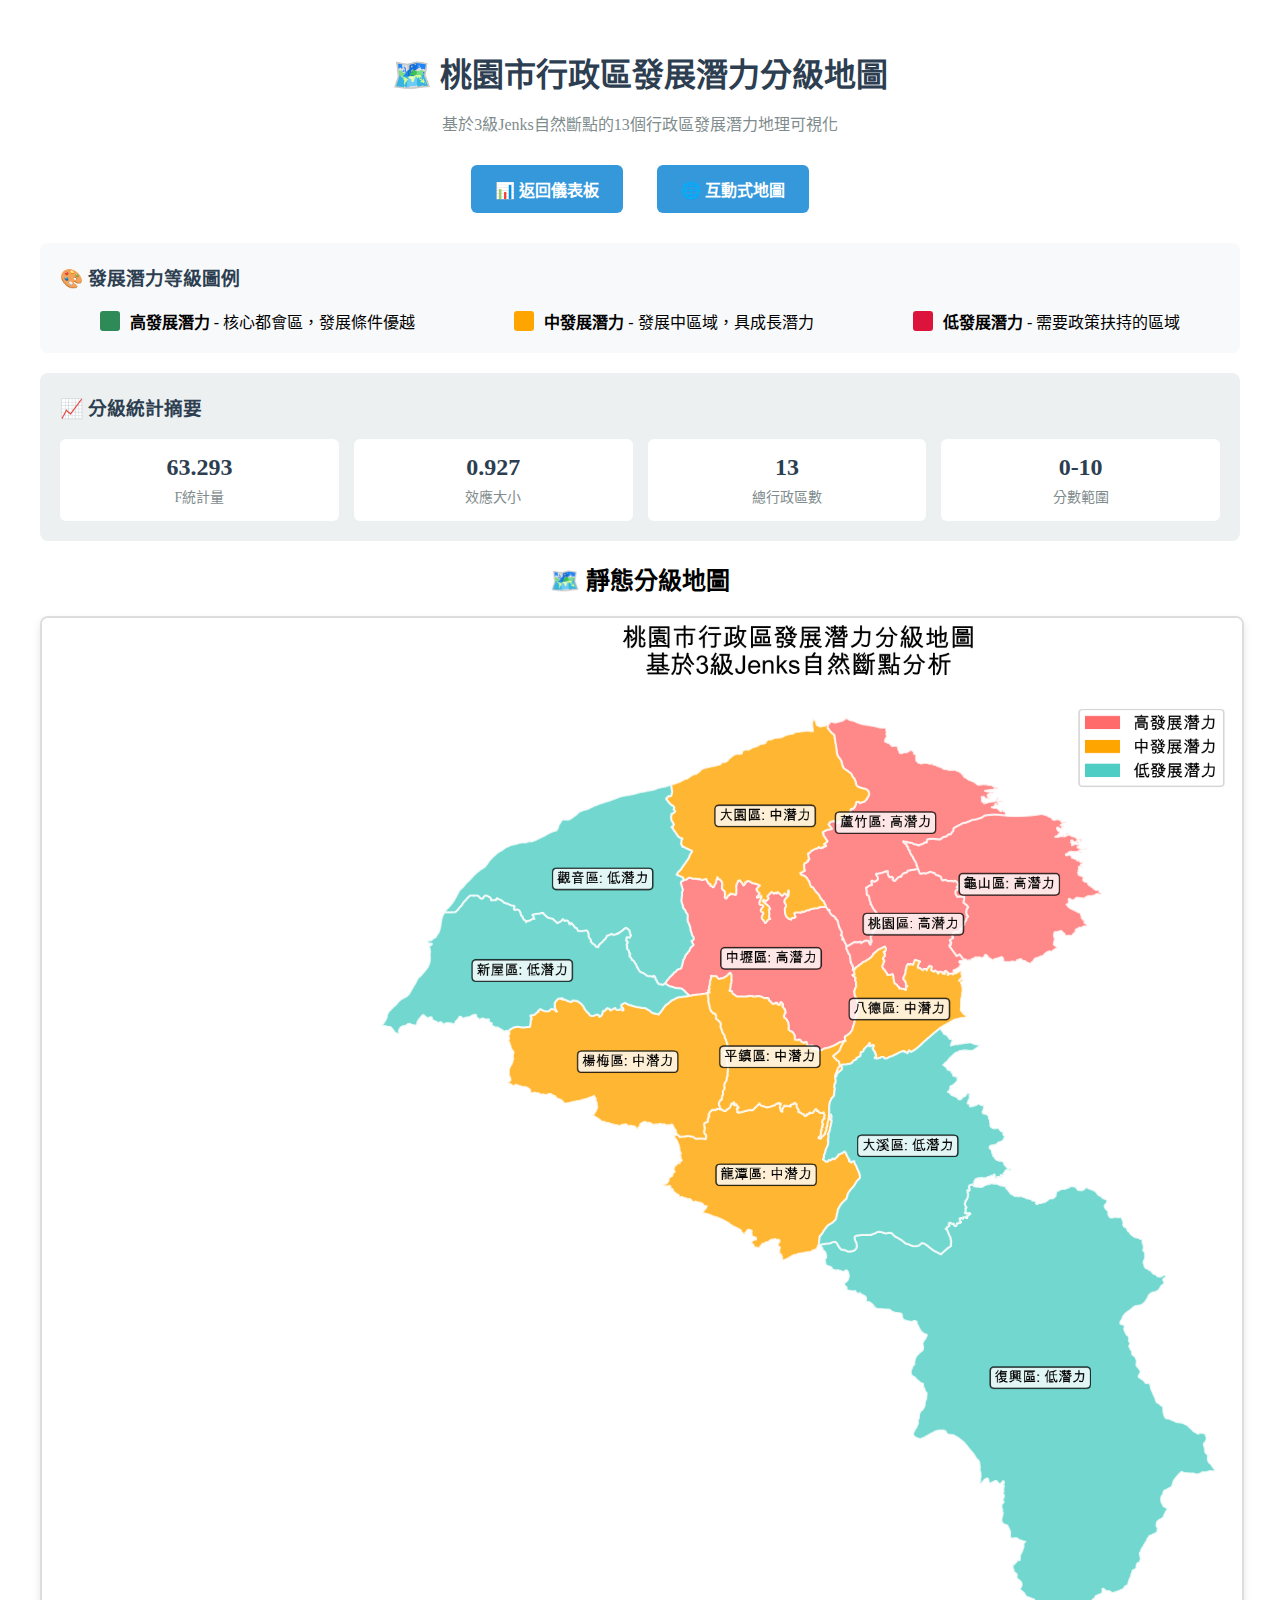
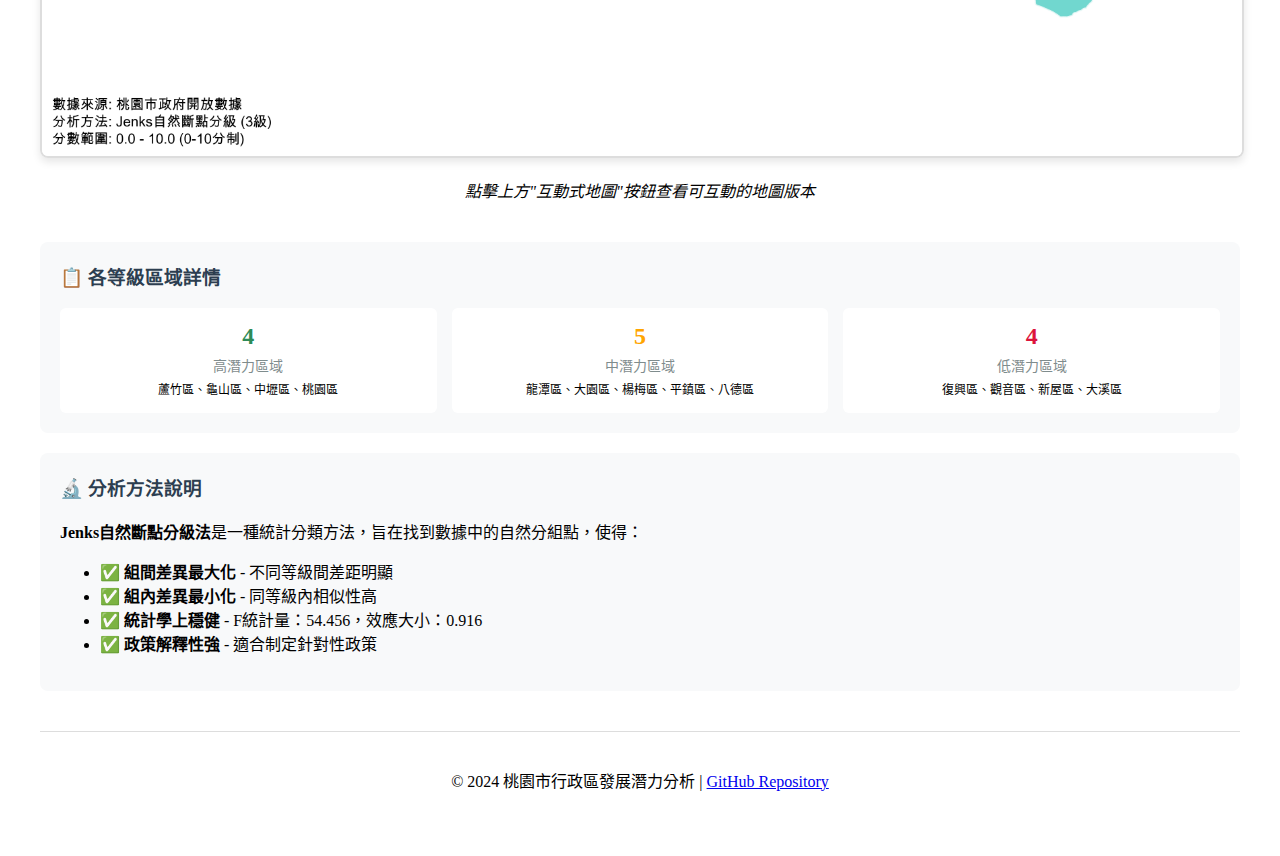
<file: docs/map.html>
<!DOCTYPE html>
<html lang="zh-TW">
<head>
    <meta charset="UTF-8">
    <meta name="viewport" content="width=device-width, initial-scale=1.0">
    <title>桃園市行政區發展潛力分級地圖</title>
    <link rel="stylesheet" href="css/style.css">
    <style>
        .map-container {
            max-width: 1200px;
            margin: 0 auto;
            padding: 20px;
        }
        
        .map-header {
            text-align: center;
            margin-bottom: 30px;
        }
        
        .map-header h1 {
            color: #2c3e50;
            margin-bottom: 10px;
        }
        
        .map-header p {
            color: #7f8c8d;
            font-size: 16px;
        }
        
        .static-map {
            text-align: center;
            margin-bottom: 40px;
        }
        
        .static-map img {
            max-width: 100%;
            height: auto;
            border: 2px solid #ddd;
            border-radius: 8px;
            box-shadow: 0 4px 8px rgba(0,0,0,0.1);
        }
        
        .interactive-map {
            margin-bottom: 40px;
        }
        
        .interactive-map iframe {
            width: 100%;
            height: 600px;
            border: 2px solid #ddd;
            border-radius: 8px;
        }
        
        .navigation-links {
            text-align: center;
            margin: 30px 0;
        }
        
        .navigation-links a {
            display: inline-block;
            margin: 0 15px;
            padding: 12px 24px;
            background-color: #3498db;
            color: white;
            text-decoration: none;
            border-radius: 6px;
            font-weight: bold;
            transition: background-color 0.3s;
        }
        
        .navigation-links a:hover {
            background-color: #2980b9;
        }
        
        .legend-info {
            background-color: #f8f9fa;
            padding: 20px;
            border-radius: 8px;
            margin: 20px 0;
        }
        
        .legend-info h3 {
            margin-top: 0;
            color: #2c3e50;
        }
        
        .legend-items {
            display: flex;
            justify-content: space-around;
            flex-wrap: wrap;
            gap: 20px;
        }
        
        .legend-item {
            display: flex;
            align-items: center;
            gap: 10px;
        }
        
        .legend-color {
            width: 20px;
            height: 20px;
            border-radius: 3px;
        }
        
        .high-potential { background-color: #2E8B57; }
        .medium-potential { background-color: #FFA500; }
        .low-potential { background-color: #DC143C; }
        
        .statistics-summary {
            background-color: #ecf0f1;
            padding: 20px;
            border-radius: 8px;
            margin: 20px 0;
        }
        
        .statistics-summary h3 {
            margin-top: 0;
            color: #2c3e50;
        }
        
        .stats-grid {
            display: grid;
            grid-template-columns: repeat(auto-fit, minmax(200px, 1fr));
            gap: 15px;
            margin-top: 15px;
        }
        
        .stat-item {
            background-color: white;
            padding: 15px;
            border-radius: 6px;
            text-align: center;
        }
        
        .stat-value {
            font-size: 24px;
            font-weight: bold;
            color: #2c3e50;
        }
        
        .stat-label {
            font-size: 14px;
            color: #7f8c8d;
            margin-top: 5px;
        }
    </style>
</head>
<body>
    <div class="map-container">
        <!-- 標題區域 -->
        <header class="map-header">
            <h1>🗺️ 桃園市行政區發展潛力分級地圖</h1>
            <p>基於3級Jenks自然斷點的13個行政區發展潛力地理可視化</p>
        </header>

        <!-- 導航連結 -->
        <div class="navigation-links">
            <a href="index.html">📊 返回儀表板</a>
            <a href="map_interactive.html">🌐 互動式地圖</a>
        </div>

        <!-- 圖例說明 -->
        <div class="legend-info">
            <h3>🎨 發展潛力等級圖例</h3>
            <div class="legend-items">
                <div class="legend-item">
                    <div class="legend-color high-potential"></div>
                    <span><strong>高發展潛力</strong> - 核心都會區，發展條件優越</span>
                </div>
                <div class="legend-item">
                    <div class="legend-color medium-potential"></div>
                    <span><strong>中發展潛力</strong> - 發展中區域，具成長潛力</span>
                </div>
                <div class="legend-item">
                    <div class="legend-color low-potential"></div>
                    <span><strong>低發展潛力</strong> - 需要政策扶持的區域</span>
                </div>
            </div>
        </div>

        <!-- 統計摘要 -->
        <div class="statistics-summary">
            <h3>📈 分級統計摘要</h3>
            <div class="stats-grid">
                <div class="stat-item">
                    <div class="stat-value" id="fStatValue">54.456</div>
                    <div class="stat-label">F統計量</div>
                </div>
                <div class="stat-item">
                    <div class="stat-value" id="effectSizeValue">0.916</div>
                    <div class="stat-label">效應大小</div>
                </div>
                <div class="stat-item">
                    <div class="stat-value">13</div>
                    <div class="stat-label">總行政區數</div>
                </div>
                <div class="stat-item">
                    <div class="stat-value">0-10</div>
                    <div class="stat-label">分數範圍</div>
                </div>
            </div>
        </div>

        <!-- 靜態地圖 -->
        <div class="static-map">
            <h2>🗺️ 靜態分級地圖</h2>
            <img src="taoyuan_potential_map.png" alt="桃園市行政區發展潛力分級地圖" />
            <p><em>點擊上方"互動式地圖"按鈕查看可互動的地圖版本</em></p>
        </div>

        <!-- 區域詳細信息 -->
        <div class="legend-info">
            <h3>📋 各等級區域詳情</h3>
            <div class="stats-grid">
                <div class="stat-item">
                    <div class="stat-value" style="color: #2E8B57;">4</div>
                    <div class="stat-label">高潛力區域</div>
                    <div style="font-size: 12px; margin-top: 5px;">
                        蘆竹區、龜山區、中壢區、桃園區
                    </div>
                </div>
                <div class="stat-item">
                    <div class="stat-value" style="color: #FFA500;">5</div>
                    <div class="stat-label">中潛力區域</div>
                    <div style="font-size: 12px; margin-top: 5px;">
                        龍潭區、大園區、楊梅區、平鎮區、八德區
                    </div>
                </div>
                <div class="stat-item">
                    <div class="stat-value" style="color: #DC143C;">4</div>
                    <div class="stat-label">低潛力區域</div>
                    <div style="font-size: 12px; margin-top: 5px;">
                        復興區、觀音區、新屋區、大溪區
                    </div>
                </div>
            </div>
        </div>

        <!-- 方法說明 -->
        <div class="legend-info">
            <h3>🔬 分析方法說明</h3>
            <p><strong>Jenks自然斷點分級法</strong>是一種統計分類方法，旨在找到數據中的自然分組點，使得：</p>
            <ul>
                <li>✅ <strong>組間差異最大化</strong> - 不同等級間差距明顯</li>
                <li>✅ <strong>組內差異最小化</strong> - 同等級內相似性高</li>
                <li>✅ <strong>統計學上穩健</strong> - F統計量：54.456，效應大小：0.916</li>
                <li>✅ <strong>政策解釋性強</strong> - 適合制定針對性政策</li>
            </ul>
        </div>

        <!-- 頁腳 -->
        <footer style="text-align: center; margin-top: 40px; padding: 20px; border-top: 1px solid #ddd;">
            <p>&copy; 2024 桃園市行政區發展潛力分析 | 
               <a href="https://github.com/mentaikoisgood/Taoyuan-District-Income-Analysis" target="_blank">
                   GitHub Repository
               </a>
            </p>
        </footer>
    </div>

    <!-- 載入統計數據 -->
    <script>
        // 載入最新統計數據
        fetch('data/map_statistics.json')
            .then(response => response.json())
            .then(data => {
                document.getElementById('fStatValue').textContent = data.f_statistic;
                document.getElementById('effectSizeValue').textContent = data.effect_size;
            })
            .catch(error => {
                console.error('載入統計數據失敗:', error);
            });
    </script>
</body>
</html>
</file>
<file: docs/css/style.css>

</file>
